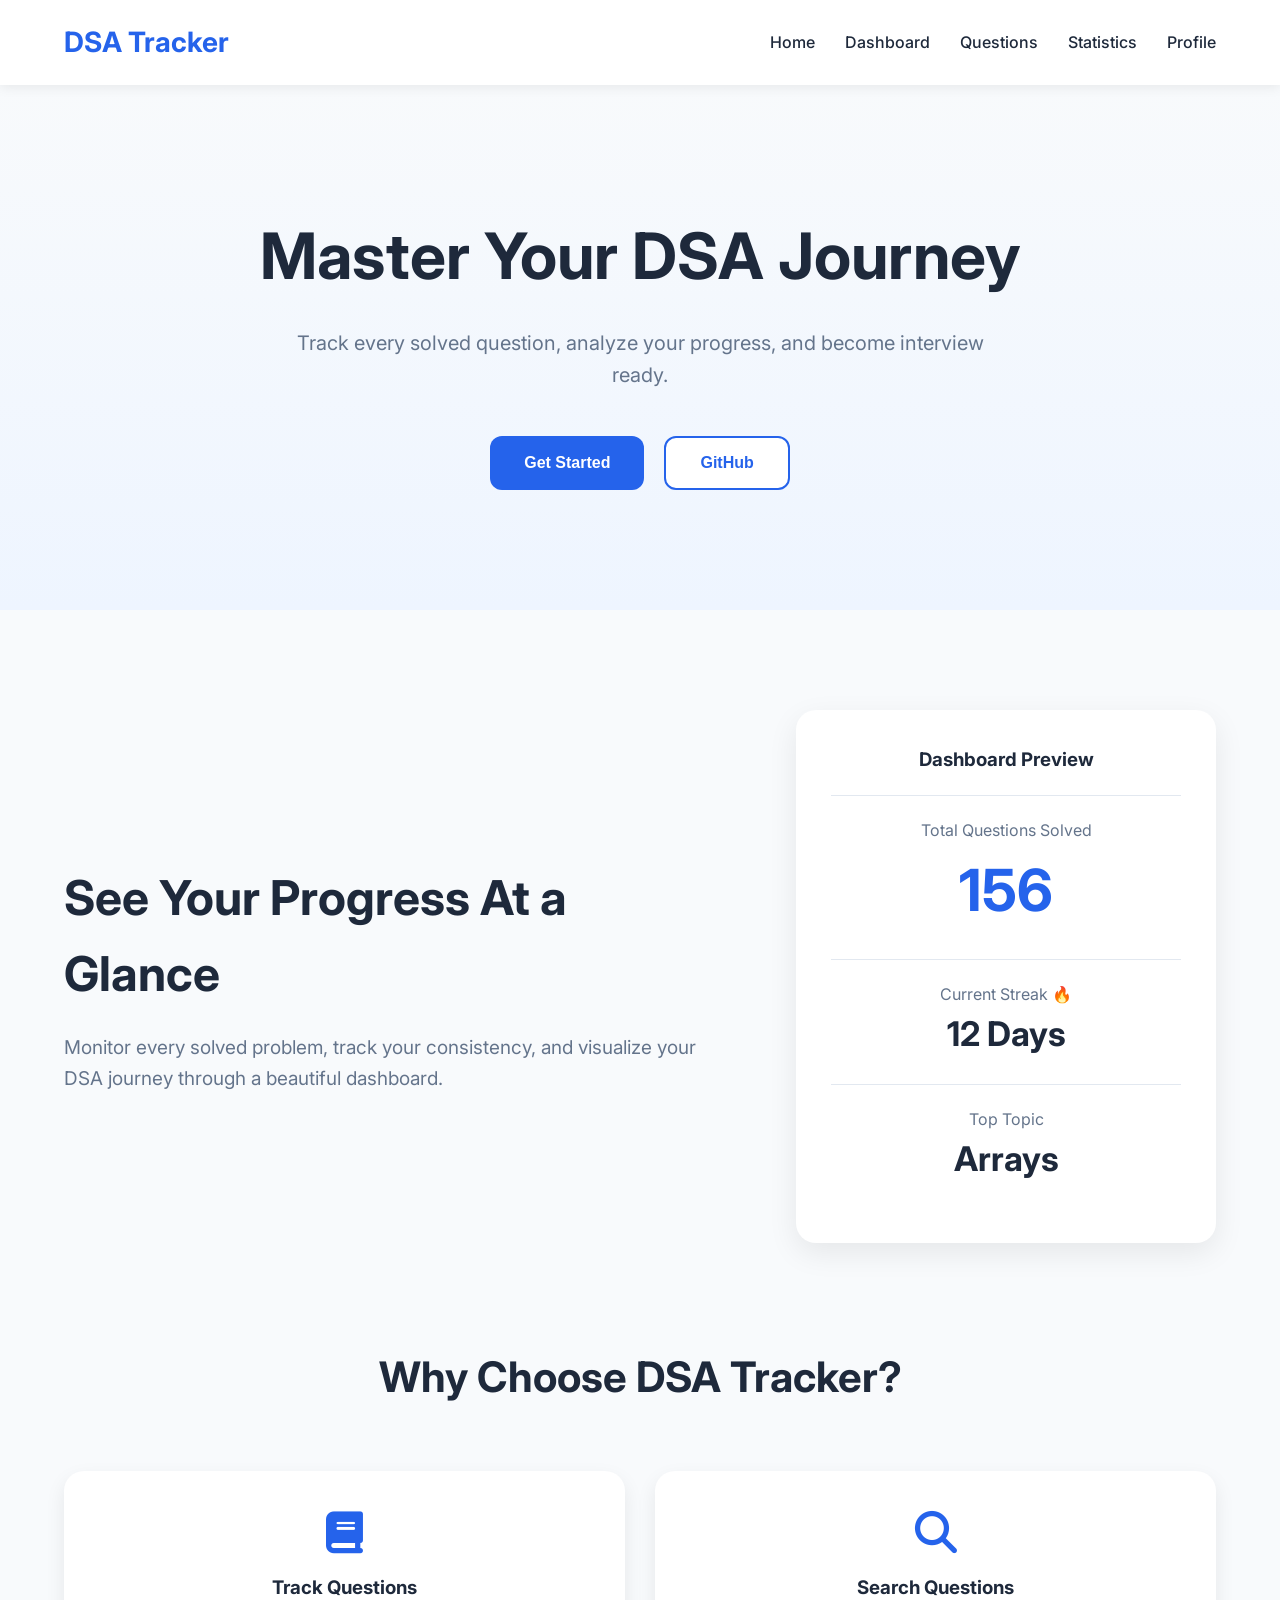
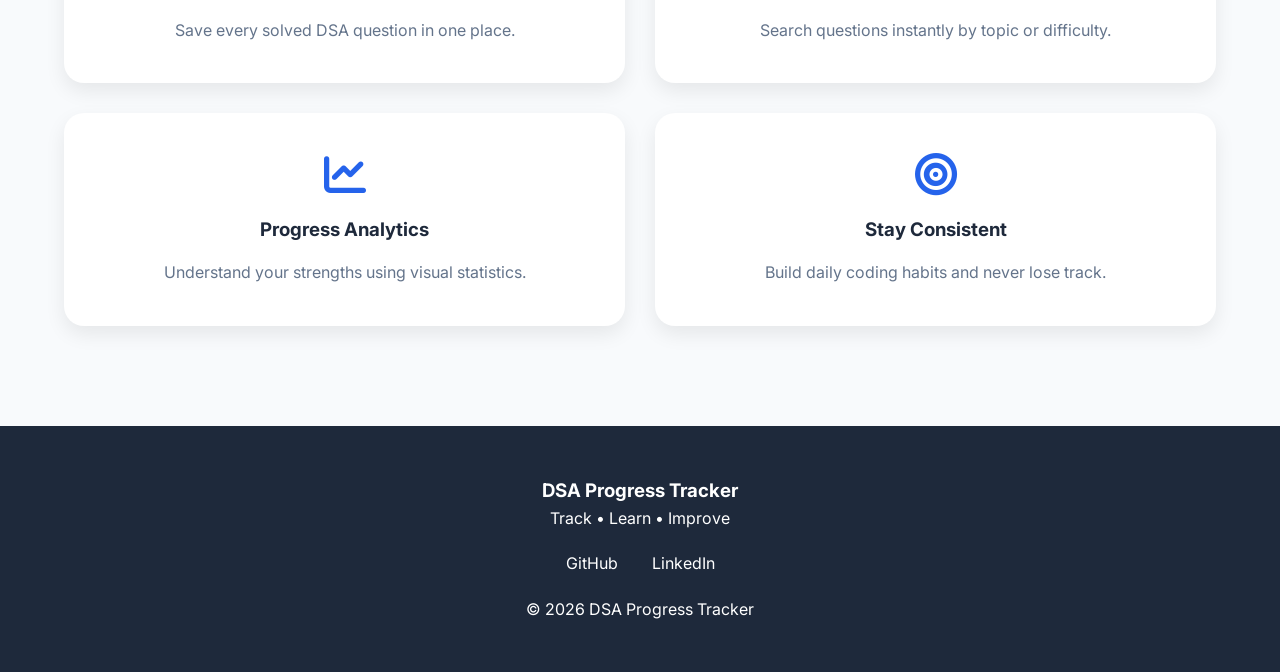
<file: index.html>
<!DOCTYPE html>
<html lang="en">

<head>

    <meta charset="UTF-8">
    <meta name="viewport" content="width=device-width, initial-scale=1.0">

    <title>DSA Progress Tracker</title>

    <!-- Google Font -->
    <link rel="preconnect" href="https://fonts.googleapis.com">
    <link rel="preconnect" href="https://fonts.gstatic.com" crossorigin>

    <link href="https://fonts.googleapis.com/css2?family=Inter:wght@300;400;500;600;700&display=swap"
        rel="stylesheet">

    <!-- Font Awesome -->

    <link rel="stylesheet"
        href="https://cdnjs.cloudflare.com/ajax/libs/font-awesome/6.7.2/css/all.min.css">

    <!-- CSS -->

    <link rel="stylesheet" href="css/style.css">

</head>

<body>

    <!-- ================= NAVBAR ================= -->

    <header>

        <nav>

            <div class="logo">
                DSA Tracker
            </div>

            <ul>

                <li><a href="#">Home</a></li>

                <li><a href="#">Dashboard</a></li>

                <li><a href="#">Questions</a></li>

                <li><a href="#">Statistics</a></li>

                <li><a href="#">Profile</a></li>

            </ul>

        </nav>

    </header>





    <!-- ================= HERO ================= -->

    <section class="hero">

        <h1>Master Your DSA Journey</h1>

        <p>

            Track every solved question, analyze your progress,
            and become interview ready.

        </p>

        <div class="hero-buttons">

            <button class="primary-btn">

                Get Started

            </button>

            <button class="secondary-btn">

                GitHub

            </button>

        </div>

    </section>





    <!-- ================= DASHBOARD PREVIEW ================= -->

    <section class="dashboard-preview">

        <div class="dashboard-content">

            <h2>

                See Your Progress At a Glance

            </h2>

            <p>

                Monitor every solved problem, track your consistency,
                and visualize your DSA journey through a beautiful dashboard.

            </p>

        </div>





        <div class="dashboard-card">

            <h3>

                Dashboard Preview

            </h3>

            <hr>

            <div class="dashboard-item">

                <p>Total Questions Solved</p>

                <h1>156</h1>

            </div>

            <hr>

            <div class="dashboard-item">

                <p>Current Streak 🔥</p>

                <h2>12 Days</h2>

            </div>

            <hr>

            <div class="dashboard-item">

                <p>Top Topic</p>

                <h2>Arrays</h2>

            </div>

        </div>

    </section>





    <!-- ================= FEATURES ================= -->

    <section class="features">

        <h2>

            Why Choose DSA Tracker?

        </h2>

        <div class="feature-container">

            <div class="feature-card">

                <i class="fa-solid fa-book"></i>

                <h3>

                    Track Questions

                </h3>

                <p>

                    Save every solved DSA question in one place.

                </p>

            </div>





            <div class="feature-card">

                <i class="fa-solid fa-magnifying-glass"></i>

                <h3>

                    Search Questions

                </h3>

                <p>

                    Search questions instantly by topic or difficulty.

                </p>

            </div>





            <div class="feature-card">

                <i class="fa-solid fa-chart-line"></i>

                <h3>

                    Progress Analytics

                </h3>

                <p>

                    Understand your strengths using visual statistics.

                </p>

            </div>





            <div class="feature-card">

                <i class="fa-solid fa-bullseye"></i>

                <h3>

                    Stay Consistent

                </h3>

                <p>

                    Build daily coding habits and never lose track.

                </p>

            </div>

        </div>

    </section>





    <!-- ================= FOOTER ================= -->

    <footer>

        <h3>

            DSA Progress Tracker

        </h3>

        <p>

            Track • Learn • Improve

        </p>

        <div class="footer-links">

            <a href="#">GitHub</a>

            <a href="#">LinkedIn</a>

        </div>

        <p>

            © 2026 DSA Progress Tracker

        </p>

    </footer>

</body>

</html>
</file>
<file: css/style.css>
/* =========================
   RESET
========================= */

*{
    margin:0;
    padding:0;
    box-sizing:border-box;
}

html{
    scroll-behavior:smooth;
}

body{
    font-family:'Inter',sans-serif;
    background:#F8FAFC;
    color:#1E293B;
    line-height:1.6;
}


/* =========================
   HEADER
========================= */

header{
    width:100%;
    background:white;
    box-shadow:0 2px 12px rgba(0,0,0,.08);
    position:sticky;
    top:0;
    z-index:100;
}

nav{
    width:90%;
    max-width:1200px;
    margin:auto;

    display:flex;
    justify-content:space-between;
    align-items:center;

    padding:20px 0;
}

.logo{
    font-size:28px;
    font-weight:700;
    color:#2563EB;
    cursor:pointer;
}

nav ul{
    list-style:none;
    display:flex;
    gap:30px;
}

nav ul li a{
    text-decoration:none;
    color:#1E293B;
    font-weight:500;
    transition:.3s;
}

nav ul li a:hover{
    color:#2563EB;
}


/* =========================
   HERO
========================= */

.hero{

    background:linear-gradient(to bottom,#F8FAFC,#EEF5FF);

    text-align:center;

    padding:120px 20px;

}

.hero h1{

    font-size:64px;

    margin-bottom:20px;

}

.hero p{

    width:700px;
    max-width:90%;

    margin:auto;

    color:#64748B;

    font-size:20px;

    margin-bottom:45px;

}

.hero-buttons{

    display:flex;

    justify-content:center;

    gap:20px;

}

.hero-buttons button{

    padding:16px 34px;

    border:none;

    border-radius:12px;

    cursor:pointer;

    font-size:16px;

    font-weight:600;

    transition:.3s;

}

.primary-btn{

    background:#2563EB;

    color:white;

}

.primary-btn:hover{

    background:#1D4ED8;

    transform:translateY(-4px);

}

.secondary-btn{

    background:white;

    border:2px solid #2563EB !important;

    color:#2563EB;

}

.secondary-btn:hover{

    background:#2563EB;

    color:white;

    transform:translateY(-4px);

}


/* =========================
   DASHBOARD
========================= */

.dashboard-preview{

    width:90%;
    max-width:1200px;

    margin:100px auto;

    display:flex;

    justify-content:space-between;

    align-items:center;

    gap:70px;

}

.dashboard-content{

    flex:1;

}

.dashboard-content h2{

    font-size:48px;

    margin-bottom:20px;

}

.dashboard-content p{

    color:#64748B;

    font-size:19px;

}

.dashboard-card{

    width:420px;

    background:white;

    padding:35px;

    border-radius:20px;

    box-shadow:0 10px 30px rgba(0,0,0,.08);

    transition:.3s;

}

.dashboard-card:hover{

    transform:translateY(-10px);

}

.dashboard-card h3{

    text-align:center;

    margin-bottom:20px;

}

.dashboard-card hr{

    border:none;

    border-top:1px solid #E2E8F0;

}

.dashboard-item{

    text-align:center;

    padding:22px 0;

}

.dashboard-item p{

    color:#64748B;

}

.dashboard-item h1{

    color:#2563EB;

    font-size:58px;

}

.dashboard-item h2{

    font-size:34px;

}


/* =========================
   FEATURES
========================= */

.features{

    width:90%;

    max-width:1200px;

    margin:100px auto;

    text-align:center;

}

.features h2{

    font-size:42px;

    margin-bottom:60px;

}

.feature-container{

    display:grid;

    grid-template-columns:repeat(2,1fr);

    gap:30px;

}

.feature-card{

    background:white;

    padding:40px;

    border-radius:20px;

    box-shadow:0 8px 20px rgba(0,0,0,.08);

    transition:.3s;

}

.feature-card:hover{

    transform:translateY(-10px);

}

.feature-card i{

    font-size:42px;

    color:#2563EB;

    margin-bottom:20px;

}

.feature-card h3{

    margin-bottom:15px;

}

.feature-card p{

    color:#64748B;

}


/* =========================
   FOOTER
========================= */

footer{

    background:#1E293B;

    color:white;

    text-align:center;

    padding:50px 20px;

    margin-top:100px;

}

.footer-links{

    margin:20px 0;

}

.footer-links a{

    color:white;

    text-decoration:none;

    margin:0 15px;

    transition:.3s;

}

.footer-links a:hover{

    color:#60A5FA;

}


/* =========================
   RESPONSIVE
========================= */

@media(max-width:900px){

    nav{

        flex-direction:column;

        gap:20px;

    }

    nav ul{

        flex-wrap:wrap;

        justify-content:center;

    }

    .hero h1{

        font-size:46px;

    }

    .dashboard-preview{

        flex-direction:column;

        text-align:center;

    }

    .dashboard-card{

        width:100%;

    }

    .feature-container{

        grid-template-columns:1fr;

    }

}

@media(max-width:600px){

    .hero h1{

        font-size:36px;

    }

    .hero-buttons{

        flex-direction:column;

    }

    .hero-buttons button{

        width:100%;

    }

    .dashboard-content h2{

        font-size:36px;

    }

}
</file>
